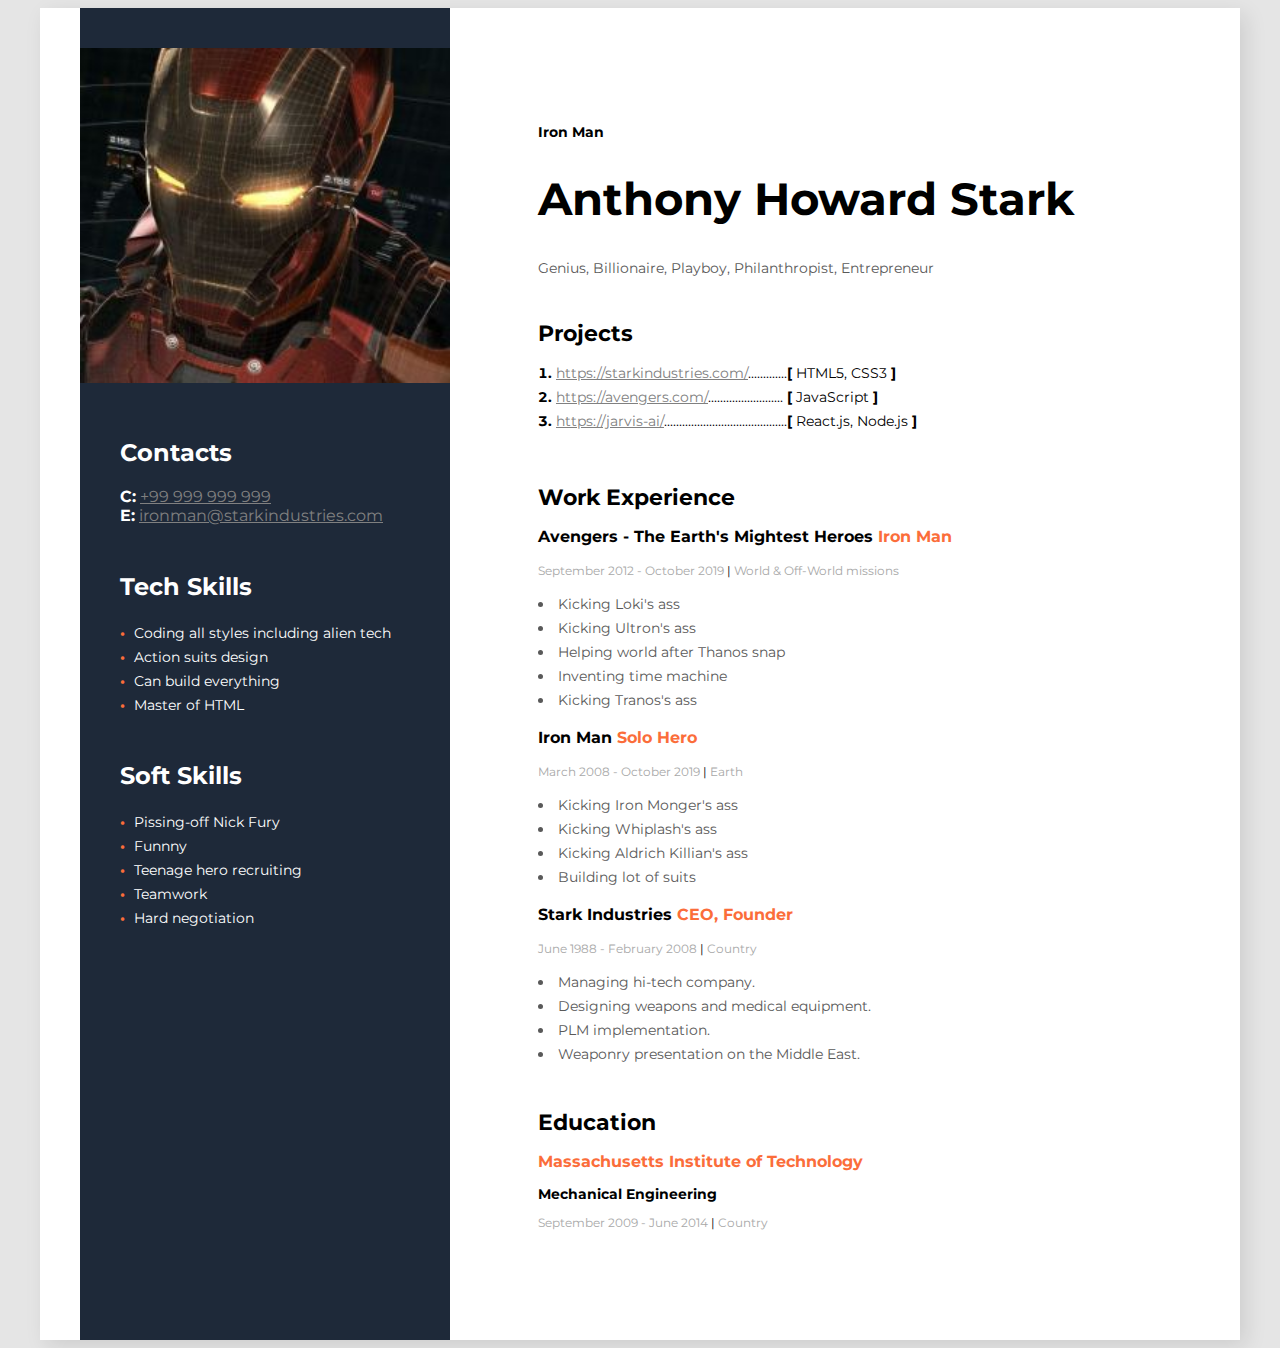
<file: cv_ironman/index.html>
<!DOCTYPE html>
<html lang="pl">
    <head>
        <meta charset="UTF-8" />
        <meta http-equiv="X-UA-Compatible" content="IE=edge" />
        <meta name="viewport" content="width=device-width, initial-scale=1.0" />
        <title>CV Tony Stark</title>
        <link rel="stylesheet" href="style.css" />
        <link
            href="https://fonts.googleapis.com/css2?family=Kanit&family=Montserrat:wght@400;700&display=swap"
            rel="stylesheet"
        />
    </head>

    <body>
        <div class="wrapper">
            <main>
                <div class="main-block">
                    <h3 class="job-title">Iron Man</h3>
                    <h1>Anthony Howard Stark</h1>
                    <p class="main-description">
                        Genius, Billionaire, Playboy, Philanthropist,
                        Entrepreneur
                    </p>
                </div>

                <div class="project-block">
                    <h2 class="section-title">Projects</h2>

                    <ol class="project-list">
                        <li class="bold">
                            <span class="regular">
                                <a
                                    href="https://starkindustries.com/"
                                    target="_blank"
                                    >https://starkindustries.com/</a
                                >.............<span class="bold">[</span> HTML5,
                                CSS3 <span class="bold">]</span>
                            </span>
                        </li>
                        <li class="bold">
                            <span class="regular">
                                <a href="https://avengers.com/" target="_blank"
                                    >https://avengers.com/</a
                                >.........................
                                <span class="bold">[</span>
                                JavaScript
                                <span class="bold">]</span>
                            </span>
                        </li>
                        <li class="bold">
                            <span class="regular">
                                <a href="https://jarvis-ai/" target="_blank"
                                    >https://jarvis-ai/</a
                                >.........................................<span
                                    class="bold"
                                    >[</span
                                >
                                React.js, Node.js <span class="bold">]</span>
                            </span>
                        </li>
                    </ol>
                </div>

                <div class="work-block">
                    <h2 class="section-title">Work Experience</h2>

                    <div>
                        <h3 class="title_style1">
                            Avengers - The Earth's Mightest Heroes
                            <span class="title_style2">Iron Man</span>
                        </h3>
                        <p class="date">
                            September 2012 - October 2019
                            <span class="line_style"> | </span> World &
                            Off-World missions
                        </p>

                        <ul class="we-list">
                            <li>Kicking Loki's ass</li>
                            <li>Kicking Ultron's ass</li>
                            <li>Helping world after Thanos snap</li>
                            <li>Inventing time machine</li>
                            <li>Kicking Tranos's ass</li>
                        </ul>
                    </div>

                    <div>
                        <h3 class="title_style1">
                            Iron Man
                            <span class="title_style2">Solo Hero</span>
                        </h3>
                        <p class="date">
                            March 2008 - October 2019
                            <span class="line_style"> | </span> Earth
                        </p>
                        <ul class="we-list">
                            <li>Kicking Iron Monger's ass</li>
                            <li>Kicking Whiplash's ass</li>
                            <li>Kicking Aldrich Killian's ass</li>
                            <li>Building lot of suits</li>
                        </ul>
                    </div>

                    <div>
                        <h3 class="title_style1">
                            Stark Industries
                            <span class="title_style2">CEO, Founder</span>
                        </h3>
                        <p class="date">
                            June 1988 - February 2008
                            <span class="line_style"> | </span> Country
                        </p>
                        <ul class="we-list">
                            <li>Managing hi-tech company.</li>
                            <li>Designing weapons and medical equipment.</li>
                            <li>PLM implementation.</li>
                            <li>Weaponry presentation on the Middle East.</li>
                        </ul>
                    </div>
                </div>

                <div>
                    <h2 class="section-title">Education</h2>
                    <h3 class="edu_style">
                        Massachusetts Institute of Technology
                    </h3>
                    <h3 class="edu_field">Mechanical Engineering</h3>
                    <p class="date">
                        September 2009 - June 2014
                        <span class="line_style"> | </span> Country
                    </p>
                </div>
            </main>

            <aside class="sidebar">
                <img class="cv_img" src="IM.jpg" alt="Iron Man" width="370" />

                <div class="contacts_styles">
                    <h2 class="side_description">Contacts</h2>
                    <p>
                        <span class="bold">C:</span>
                        <a href="tel:+99 999 999 999">+99 999 999 999</a>
                        <br />
                        <span class="bold">E:</span>
                        <a href="mailto:ironman@starkindustries.com"
                            >ironman@starkindustries.com</a
                        >
                    </p>
                </div>
                <div class="tech_styles">
                    <h2 class="side_description">Tech Skills</h2>
                    <ul class="sidebar_list">
                        <li>Coding all styles including alien tech</li>
                        <li>Action suits design</li>
                        <li>Can build everything</li>
                        <li>Master of HTML</li>
                    </ul>
                </div>
                <div class="soft_styles">
                    <h2 class="side_description">Soft Skills</h2>
                    <ul class="sidebar_list">
                        <li>Pissing-off Nick Fury</li>
                        <li>Funnny</li>
                        <li>Teenage hero recruiting</li>
                        <li>Teamwork</li>
                        <li>Hard negotiation</li>
                    </ul>
                </div>
            </aside>
        </div>
    </body>
</html>
</file>
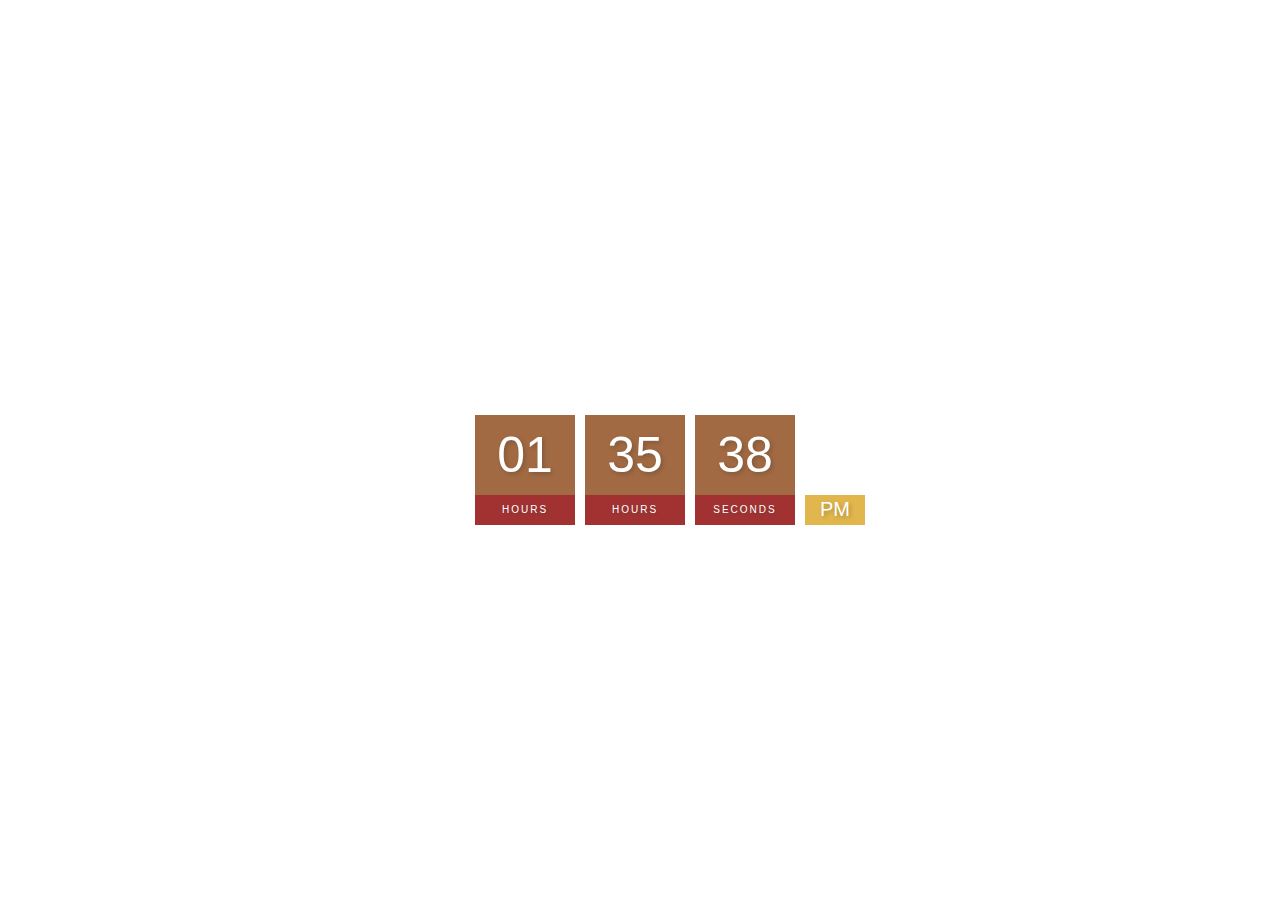
<file: digital-clock/index.html>
<!DOCTYPE html>
<html lang="en">
  <head>
    <meta charset="UTF-8" />
    <meta http-equiv="X-UA-Compatible" content="IE=edge" />
    <meta name="viewport" content="width=device-width, initial-scale=1.0" />
    <title>Your clocks!</title>
    <link rel="stylesheet" href="style.css" />
  </head>
  <body>
    <h2>Digital Clock</h2>
    <div class="clock">
      <div>
        <span id="hours">00</span>
        <span class="text">Hours</span>
      </div>
      <div>
        <span id="minutes">00</span>
        <span class="text">Hours</span>
      </div>
      <div>
        <span id="seconds">00</span>
        <span class="text">Seconds</span>
      </div>
      <div>
        <span id="ampm">AM</span>
      </div>
    </div>
    <script src="index.js"></script>
  </body>
</html>
</file>
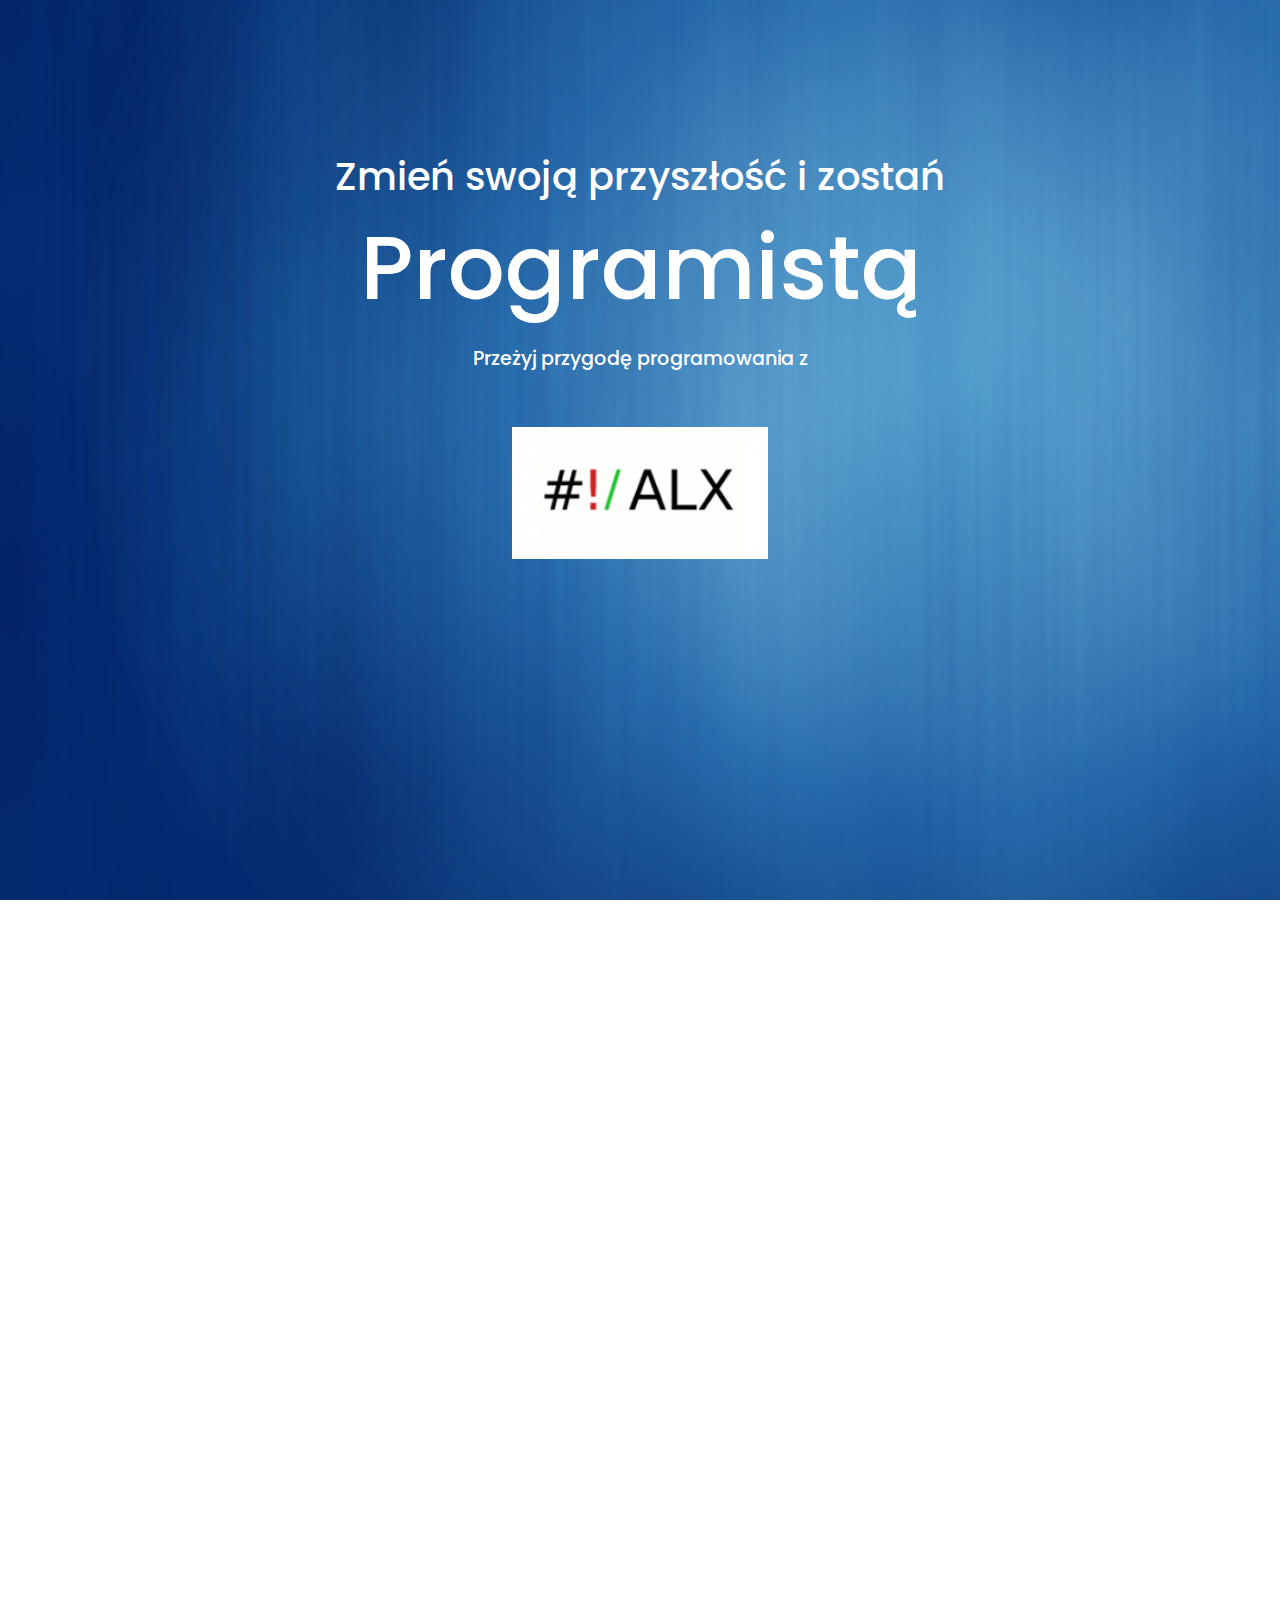
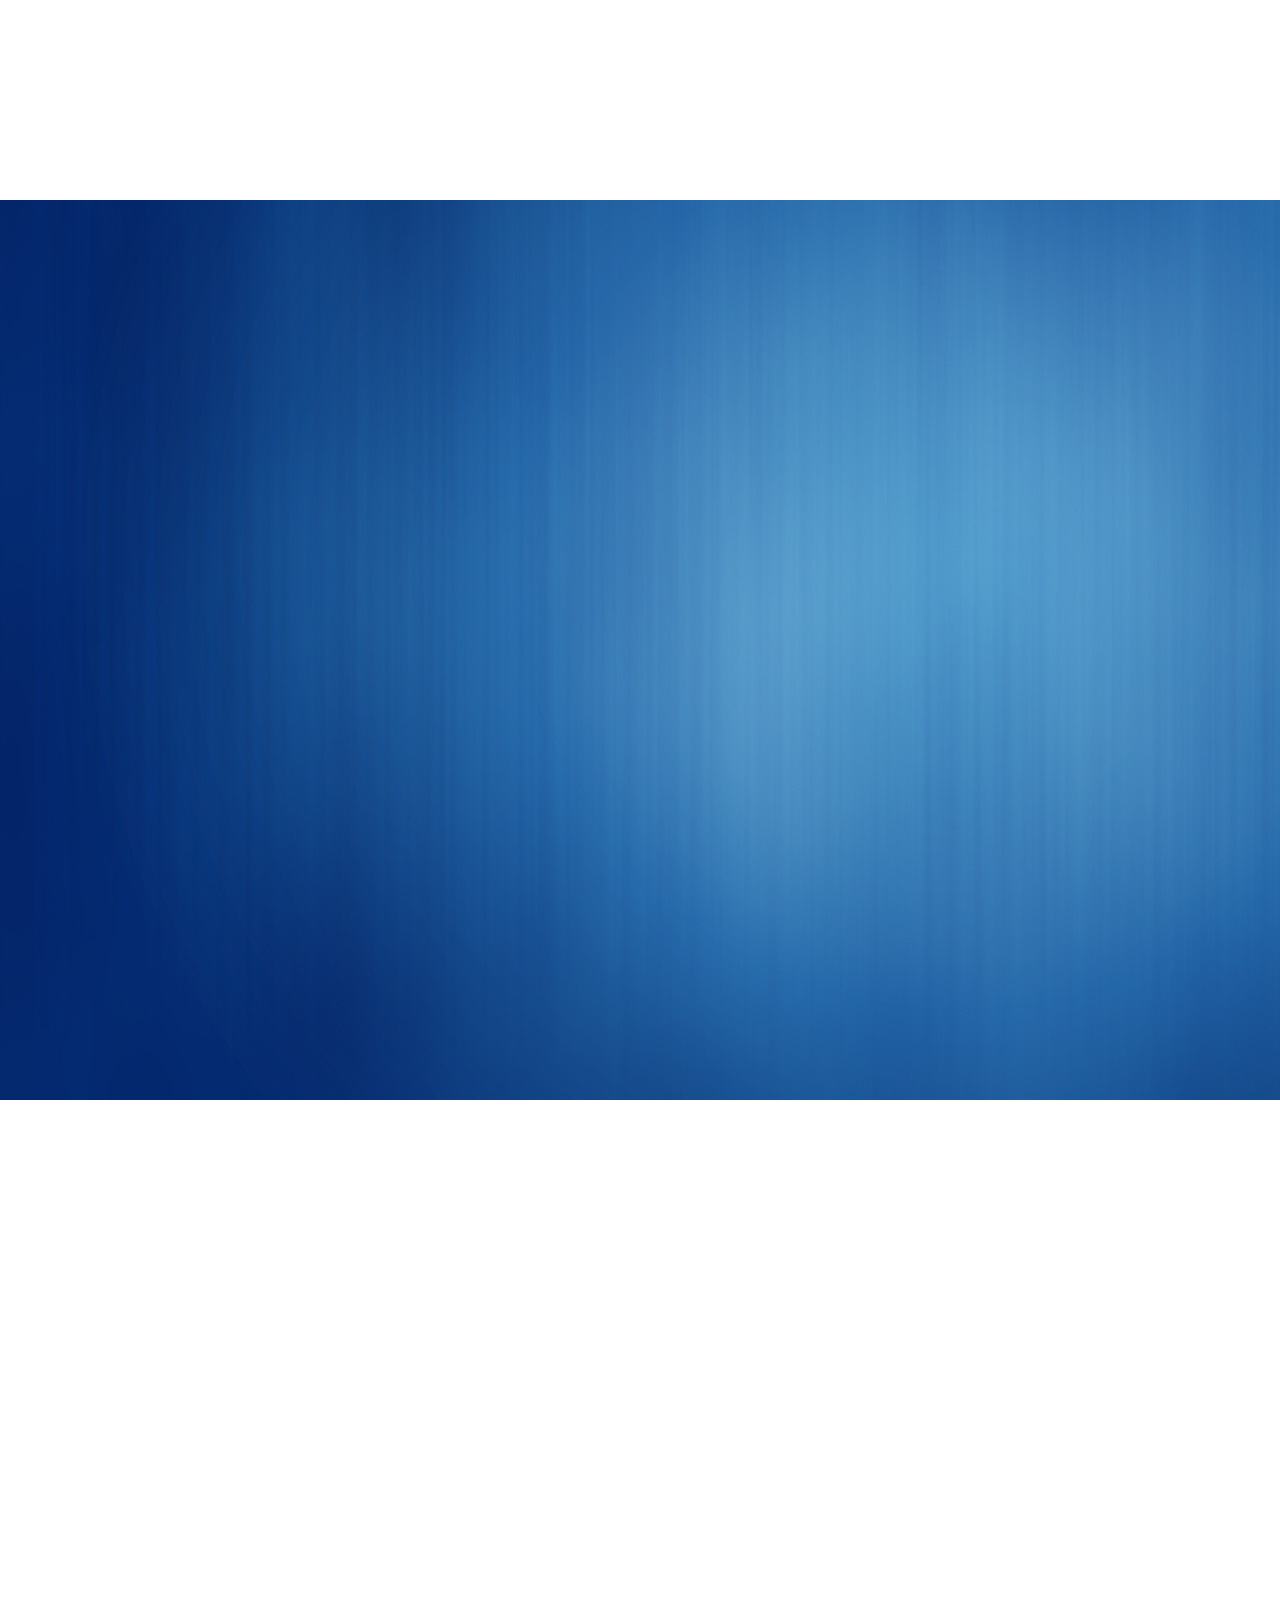
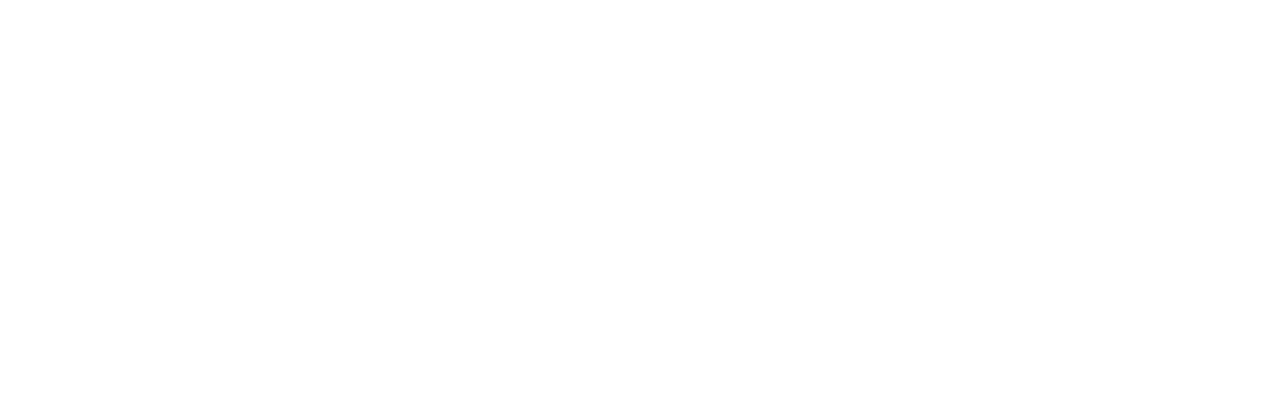
<file: strona-alx/index.html>
<!DOCTYPE html>
<html>
  <head>
    <title>Warsztaty</title>
    <meta charset="utf-8" />

    <link
      href="https://fonts.googleapis.com/css?family=Poppins:800|Barlow"
      rel="stylesheet"
    />
    <link rel="stylesheet" href="css/bootstrap/bootstrap.min.css" />
    <link rel="stylesheet" href="css/styles.css" />

    <script src="js/jquery-3.2.1.min.js"></script>
    <script src="js/bootstrap/bootstrap.min.js"></script>
    <script src="js/scrollreveal.min.js"></script>
    <script src="js/onload.js"></script>
  </head>
  <body>
    <div class="container-fluid">
      <div class="row">
        <div class="col-lg-12" id="home">
          <h4 class="revealLeft">Zmień swoją przyszłość i zostań</h4>
          <h1 class="revealRight">Programistą</h1>

          <h6 class="revealLeft">Przeżyj przygodę programowania z</h6>
          <img src="gfx/reaktor-logo.png" class="revealBottom" />
        </div>
      </div>
      <div class="row">
        <div class="col-lg-12" id="technology">
          <h2 class="revealBottom">Technologie które poznasz</h2>

          <ol>
            <li class="revealLeft">
              <span>&#x203a;</span>
              HTML
            </li>
            <li class="revealLeft">
              <span>&#x203a;</span>
              CSS
            </li>
            <li class="revealLeft">
              <span>&#x203a;</span>
              JavaScriprt
            </li>
            <li class="revealLeft">
              <span>&#x203a;</span>
              jQuery
            </li>
            <li class="revealLeft">
              <span>&#x203a;</span>
              NodeJS
            </li>
            <li class="revealLeft">
              <span>&#x203a;</span>
              React.js
            </li>
          </ol>
        </div>
      </div>
      <div class="row">
        <div class="col-lg-12" id="success">
          <h2 class="revealBottom">Twój sukces zależy od Ciebie</h2>
          <h4 class="revealTop">wystarczy tylko, że...</h4>

          <div class="container">
            <div class="row">
              <div class="col-lg-6">
                <ul class="revealBottom">
                  <li>Ciekawi Cię programowanie</li>
                  <li>Jesteś cierpliwa/y</li>
                  <li>Jesteś wytrwała/y</li>
                </ul>
              </div>
              <div class="col-lg-6">
                <ul class="revealBottom">
                  <li>Wiesz czego chcesz</li>
                  <li>Myślisz logicznie</li>
                  <li>Lubisz twórcze wyzwania</li>
                </ul>
              </div>
            </div>
          </div>
        </div>
      </div>
      <div class="row">
        <div class="col-lg-12 revealBottom" id="footer">
          <h2>NO TO STARTUJEMY</h2>
          <h6>WITAJ NA SZKOLENIACH</h6>
          <h4>#!/ALX</h4>
        </div>
      </div>
    </div>
  </body>
</html>
</file>
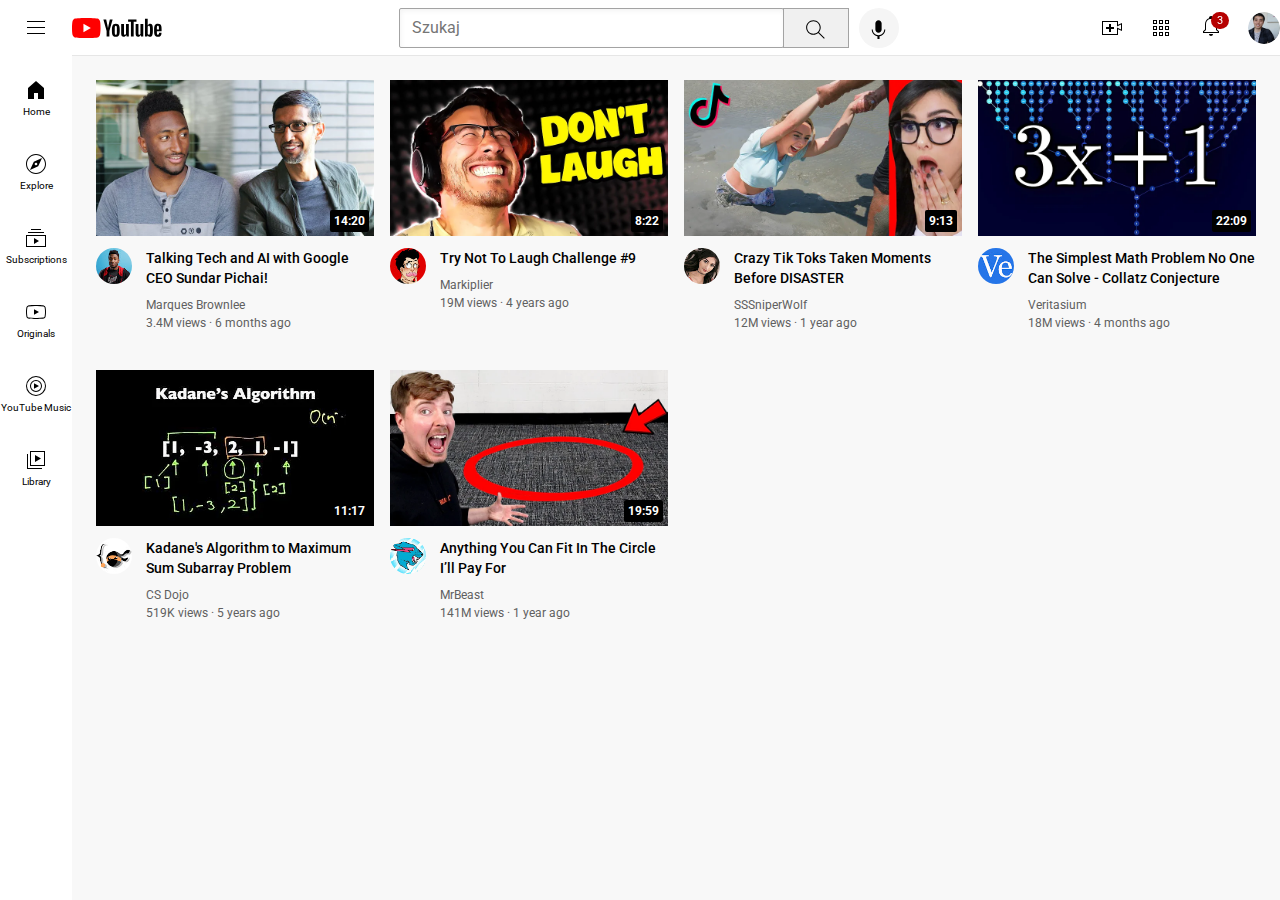
<file: youtube-clone/index.html>
<!DOCTYPE html>
<html lang="en">
    <head>
        <meta charset="UTF-8" />
        <meta http-equiv="X-UA-Compatible" content="IE=edge" />
        <meta name="viewport" content="width=device-width, initial-scale=1.0" />
        <title>MyTube</title>
        <link rel="stylesheet" href="styles/general.css" />
        <link rel="stylesheet" href="styles/header.css" />
        <link rel="stylesheet" href="styles/sidebar.css" />
        <link rel="stylesheet" href="styles/video.css" />
        <link rel="preconnect" href="https://fonts.googleapis.com" />
        <link rel="preconnect" href="https://fonts.gstatic.com" crossorigin />
        <link
            href="https://fonts.googleapis.com/css2?family=Roboto:wght@400;500;700&display=swap"
            rel="stylesheet"
        />
    </head>
    <body>
        <header class="header">
            <div class="left-section">
                <img
                    class="hamburger-menu"
                    src="icons/hamburger-menu.svg"
                    alt=""
                />
                <img class="youtube-logo" src="icons/youtube-logo.svg" alt="" />
            </div>
            <div class="middle-section">
                <input class="search-bar" type="text" placeholder="Szukaj" />
                <button class="search-button">
                    <img class="search-icon" src="icons/search.svg" alt="" />
                    <div class="tooltip">Search</div>
                </button>
                <button class="voice-search-button">
                    <img
                        class="voice-search-icon"
                        src="icons/voice-search-icon.svg"
                        alt=""
                    />
                    <div class="tooltip">Search with your voice</div>
                </button>
            </div>
            <div class="right-section">
                <div class="upload-icon-container">
                    <img class="upload-icon" src="icons/upload.svg" alt="" />
                    <div class="tooltip">Create</div>
                </div>
                <div class="youtube-apps-icon-container">
                    <img
                        class="youtube-apps-icon"
                        src="icons/youtube-apps.svg"
                        alt=""
                    />
                    <div class="tooltip">YouTube apps</div>
                </div>

                <div class="notifications-icon-container">
                    <div>
                        <img
                            class="notification-icon"
                            src="icons/notifications.svg"
                            alt=""
                        />
                    </div>
                    <div class="tooltip">Notifications</div>
                    <div class="notifications-count">3</div>
                </div>
                <img
                    class="current-user-picture"
                    src="images/my-channel.jpeg"
                    alt=""
                />
            </div>
        </header>

        <nav class="sidebar">
            <div class="sidebar-link">
                <img src="icons/home.svg" />
                <div>Home</div>
            </div>
            <div class="sidebar-link">
                <img src="icons/explore.svg" />
                <div>Explore</div>
            </div>
            <div class="sidebar-link">
                <img src="icons/subscriptions.svg" />
                <div>Subscriptions</div>
            </div>
            <div class="sidebar-link">
                <img src="icons/originals.svg" />
                <div>Originals</div>
            </div>
            <div class="sidebar-link">
                <img src="icons/youtube-music.svg" />
                <div>YouTube Music</div>
            </div>
            <div class="sidebar-link">
                <img src="icons/library.svg" />
                <div>Library</div>
            </div>
        </nav>

        <main>
            <section class="video-grid">
                <div class="video-preview">
                    <div class="thumbnail-row">
                        <a href="https://www.youtube.com/watch?v=n2RNcPRtAiY">
                            <img
                                src="images/thumbnail-1.webp"
                                alt="Text"
                                class="thumbnail"
                            />
                        </a>
                        <div class="video-time">14:20</div>
                    </div>
                    <div class="video-info-grid">
                        <div class="channel-picture">
                            <img
                                src="images/channel-1.jpeg"
                                alt="chanel photo"
                                class="profile-picture"
                            />
                        </div>
                        <div class="video-info">
                            <p class="video-title">
                                Talking Tech and AI with Google CEO Sundar
                                Pichai!
                            </p>
                            <p class="video-author">Marques Brownlee</p>
                            <p class="video-stats">
                                3.4M views &#183; 6 months ago
                            </p>
                        </div>
                    </div>
                </div>

                <div class="video-preview">
                    <div class="thumbnail-row">
                        <a href="https://www.youtube.com/watch?v=mP0RAo9SKZk">
                            <img
                                src="images/thumbnail-2.webp"
                                alt="Text"
                                class="thumbnail"
                            />
                        </a>
                        <div class="video-time">8:22</div>
                    </div>
                    <div class="video-info-grid">
                        <div class="channel-picture">
                            <img
                                src="images/channel-2.jpeg"
                                alt="chanel photo"
                                class="profile-picture"
                            />
                        </div>
                        <div class="video-info">
                            <p class="video-title">
                                Try Not To Laugh Challenge #9
                            </p>
                            <p class="video-author">Markiplier</p>
                            <p class="video-stats">
                                19M views &#183; 4 years ago
                            </p>
                        </div>
                    </div>
                </div>

                <div class="video-preview">
                    <div class="thumbnail-row">
                        <a href="https://www.youtube.com/watch?v=FgjPQQeTh1w">
                            <img
                                src="images/thumbnail-3.webp"
                                alt="Text"
                                class="thumbnail"
                            />
                        </a>
                        <div class="video-time">9:13</div>
                    </div>
                    <div class="video-info-grid">
                        <div class="channel-picture">
                            <img
                                src="images/channel-3.jpeg"
                                alt="chanel photo"
                                class="profile-picture"
                            />
                        </div>
                        <div class="video-info">
                            <p class="video-title">
                                Crazy Tik Toks Taken Moments Before DISASTER
                            </p>
                            <p class="video-author">SSSniperWolf</p>
                            <p class="video-stats">
                                12M views &#183; 1 year ago
                            </p>
                        </div>
                    </div>
                </div>

                <div class="video-preview">
                    <div class="thumbnail-row">
                        <a href="https://www.youtube.com/watch?v=094y1Z2wpJg">
                            <img
                                src="images/thumbnail-4.webp"
                                alt="Text"
                                class="thumbnail"
                            />
                        </a>
                        <div class="video-time">22:09</div>
                    </div>
                    <div class="video-info-grid">
                        <div class="channel-picture">
                            <img
                                src="images/channel-4.jpeg"
                                alt="chanel photo"
                                class="profile-picture"
                            />
                        </div>
                        <div class="video-info">
                            <p class="video-title">
                                The Simplest Math Problem No One Can Solve -
                                Collatz Conjecture
                            </p>
                            <p class="video-author">Veritasium</p>
                            <p class="video-stats">
                                18M views &#183; 4 months ago
                            </p>
                        </div>
                    </div>
                </div>

                <div class="video-preview">
                    <div class="thumbnail-row">
                        <a href="https://www.youtube.com/watch?v=86CQq3pKSUw">
                            <img
                                src="images/thumbnail-5.webp"
                                alt="Text"
                                class="thumbnail"
                            />
                        </a>
                        <div class="video-time">11:17</div>
                    </div>
                    <div class="video-info-grid">
                        <div class="channel-picture">
                            <img
                                src="images/channel-5.jpeg"
                                alt="chanel photo"
                                class="profile-picture"
                            />
                        </div>
                        <div class="video-info">
                            <p class="video-title">
                                Kadane's Algorithm to Maximum Sum Subarray
                                Problem
                            </p>
                            <p class="video-author">CS Dojo</p>
                            <p class="video-stats">
                                519K views &#183; 5 years ago
                            </p>
                        </div>
                    </div>
                </div>

                <div class="video-preview">
                    <div class="thumbnail-row">
                        <a href="https://www.youtube.com/watch?v=yXWw0_UfSFg">
                            <img
                                src="images/thumbnail-6.webp"
                                alt="Text"
                                class="thumbnail"
                            />
                        </a>
                        <div class="video-time">19:59</div>
                    </div>
                    <div class="video-info-grid">
                        <div class="channel-picture">
                            <img
                                src="images/channel-6.jpeg"
                                alt="chanel photo"
                                class="profile-picture"
                            />
                        </div>
                        <div class="video-info">
                            <p class="video-title">
                                Anything You Can Fit In The Circle I’ll Pay For
                            </p>
                            <p class="video-author">MrBeast</p>
                            <p class="video-stats">
                                141M views &#183; 1 year ago
                            </p>
                        </div>
                    </div>
                </div>
            </section>
        </main>
    </body>
</html>
</file>
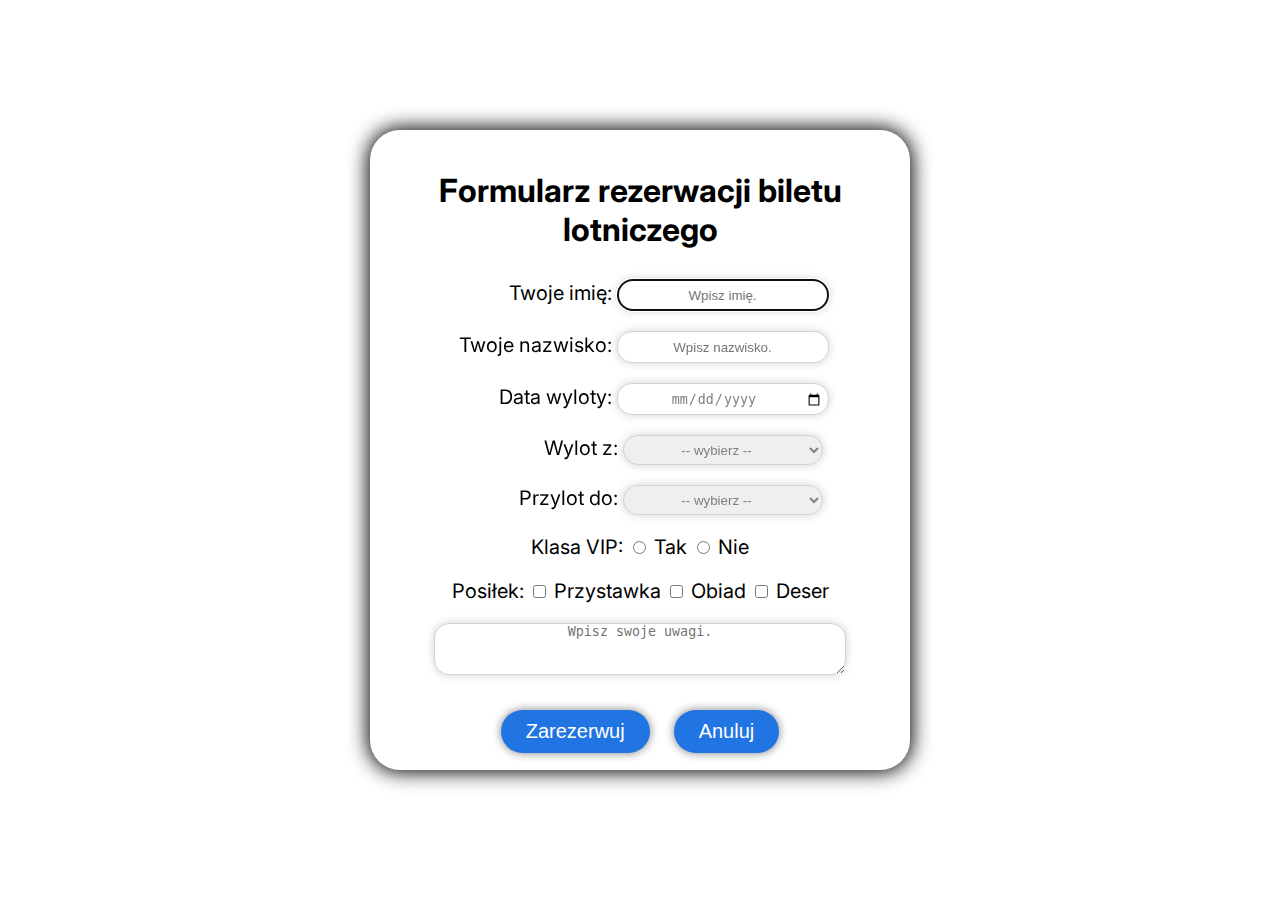
<file: flight-search-form/07a-modif.html>
<!DOCTYPE html>
<html lang="en">
  <head>
    <meta charset="UTF-8" />
    <meta http-equiv="X-UA-Compatible" content="IE=edge" />
    <meta name="viewport" content="width=device-width, initial-scale=1.0" />
    <link
      href="https://fonts.googleapis.com/css2?family=Inter:wght@300;500;700&family=Roboto:wght@400;500;700&display=swap"
      rel="stylesheet"
    />
    <link rel="stylesheet" href="07a-modif.css" />
    <title>Document</title>
  </head>
  <body>
    <div class="centerWindow">
      <div class="hello">
        <div>
          <h1>Formularz rezerwacji biletu lotniczego</h1>
        </div>
        <div>
          <form method="get">
            <p class="typeadata">
              <span>Twoje imię:</span>
                
              <input
                class="data1"
                type="text"
                name="name"
                placeholder="Wpisz imię."
                autofocus
                required
              />
            </p>
            <p class="typeadata">
                <span>Twoje nazwisko:</span>
              <input
                class="data1"
                type="text"
                name="lastName"
                placeholder="Wpisz nazwisko."
                required
              />
            </p>
            <p class="typeadata">
                <span>Data wyloty:</span>
              <input
                class="data2"
                type="date"
                name="departureDate"
                placeholder="Wpisz datę wylotu."
                required
              />
            </p>

            <p class="typeadata">
                <span>Wylot z:</span>
              <select name="originPoint" class="data3">
                <option value="">-- wybierz --</option>
                <option value="m1">Kraków</option>
                <option value="m2">Gdańsk</option>
                <option value="m3">Sosnowiec</option>
                <option value="m3">Katowice</option>
              </select>
            </p>

            <p class="typeadata">
                <span>Przylot do:</span>
              <select name="destinationPoint" class="data3">
                <option value="">-- wybierz --</option>
                <option value="m1">Kraków</option>
                <option value="m2">Gdańsk</option>
                <option value="m3">Sosnowiec</option>
                <option value="m3">Katowice</option>
              </select>
            </p>

            <p>
                <span>Klasa VIP:</span>
              <input type="radio" name="comfort" value="tak" /> Tak
              <input type="radio" name="comfort" value="nie" /> Nie
            </p>
            <p>
              Posiłek:
              <input type="checkbox" name="meal1" value="appetizer" />
              Przystawka
              <input type="checkbox" name="meal2" value="lunch" /> Obiad
              <input type="checkbox" name="meal3" value="dessert" /> Deser
            </p>
            <p>
              <textarea
                name="remarks"
                placeholder="Wpisz swoje uwagi."
                required
              ></textarea>
            </p>

            <div class="buttons">
              <button class="button" type="submit">Zarezerwuj</button>
              <button class="button" type="reset">Anuluj</button>
            </div>
          </form>
        </div>
      </div>
    </div>
    <!-- <div class="wrapper">
      
    </div> -->
  </body>
</html>
</file>
<file: cv_ironman/style.css>
body {
    font-family: "Kanit", sans-serif;
    font-family: "Montserrat", sans-serif;
    background: #e5e5e5;
}

.wrapper {
    display: flex;
    flex-direction: row-reverse;
    justify-content: left;
    width: 1200px;
    margin: 0 auto;
    background: #ffffff;
    box-shadow: 6px 6px 20px 0px #0000001a;
}

/* Main */

main {
    padding: 102px 88px 102px 88px;
}

.main-block {
    width: 600px;
}

.job-title {
    font-weight: 700;
    font-size: 14px;
    line-height: 17px;
}

h1 {
    font-weight: 700;
    font-size: 45px;
    line-height: 55px;
}

.main-description {
    font-weight: 400;
    font-size: 14px;
    line-height: 24px;
    color: #595959;
    margin-bottom: 40px;
}

.project-block {
    width: 450px;
    margin-bottom: 51px;
}

.section-title {
    font-weight: 700;
    font-size: 22px;
    margin-bottom: 12px;
}

.project-list {
    font-size: 14px;
    line-height: 24px;
    margin-left: 0;
    padding-left: 0;
    list-style-position: inside;
    text-decoration: none;
}

.we-list {
    font-weight: 400;
    font-size: 14px;
    line-height: 24px;
    color: #595959;
    margin-left: 0;
    margin-bottom: 16px;
    padding-left: 0;
    list-style-position: inside;
}

.work-block {
    background: white;
    margin-bottom: 43px;
}

.date {
    font-weight: 400;
    font-size: 12px;
    line-height: 15px;
    color: #a8a8a8;
    margin-bottom: 8px;
}

.title_style1 {
    font-weight: 700;
    font-size: 16px;
    line-height: 20px;
    color: #000000;
}

.title_style2 {
    font-weight: 700;
    font-size: 16px;
    line-height: 20px;
    color: #fb6d3a;
}

.edu_style {
    font-weight: 700;
    font-size: 16px;
    line-height: 20px;
    color: #fb6d3a;
    margin-bottom: 12px;
}

.edu_field {
    font-weight: 700;
    font-size: 14px;
    line-height: 17px;
    color: #000000;
    margin-bottom: 11px;
}

.line_style {
    color: #000000;
}

/* Sidebar */

aside {
    width: 370px;
    margin: 0px 0px 0px 40px;
    background: #1e2939;
    color: #ffffff;
}

.cv_img {
    margin: 40px 0 0 0;
}

.bold {
    font-weight: 700;
}

.regular {
    font-weight: 400;
}

.side_desctiption {
    font-weight: 700;
    font-size: 22px;
    line-height: 24px;
    color: #ffffff;
}

.sidebar_list {
    font-size: 14px;
    line-height: 24px;
    margin-left: 0;
    padding-left: 0;
    color: #ffffff;
}

ul.sidebar_list {
    list-style: none;
}

ul.sidebar_list li::before {
    content: "\2022";
    color: #fb6d3a;
    font-weight: bold;
    display: inline-block;
    width: 1em;
}

.contacts_styles {
    margin-top: 51px;
    margin-left: 40px;
}

.tech_styles {
    margin-top: 47px;
    margin-left: 40px;
}

.soft_styles {
    margin-top: 44px;
    margin-left: 40px;
}

a {
    color: grey;
}

a:hover {
    color: green;
}

a:visited {
    color: grey;
}

a:active {
    color: brown;
}
</file>
<file: digital-clock/style.css>
body {
  margin: 0;
  font-family: sans-serif;
  display: flex;
  flex-direction: column;
  align-items: center;
  height: 100vh;
  justify-content: center;
  background: url("https://images.unsplash.com/photo-1635863138275-d9b33299680b?ixlib=rb-4.0.3&ixid=MnwxMjA3fDB8MHxwaG90by1wYWdlfHx8fGVufDB8fHx8&auto=format&fit=crop&w=1331&q=80");
  background-size: cover;
  overflow: hidden;
}

h2 {
  text-transform: uppercase;
  letter-spacing: 4px;
  font-size: 14px;
  text-align: center;
  color: white;
}

.clock {
  display: flex;
}

.clock div {
  margin: 5px;
  position: relative;
}

.clock span {
  width: 100px;
  height: 80px;
  background: saddlebrown;
  opacity: 0.8;
  color: white;
  display: flex;
  justify-content: center;
  align-items: center;
  font-size: 50px;
  text-shadow: 2px 2px 4px rgba(0, 0, 0, 0.3);
}

.clock .text {
  height: 30px;
  font-size: 10px;
  text-transform: uppercase;
  letter-spacing: 2px;
  background: darkred;
  opacity: 0.8;
}
.clock #ampm {
  bottom: 0;
  position: absolute;
  width: 60px;
  height: 30px;
  font-size: 20px;
  background: goldenrod;
}
</file>
<file: strona-alx/css/styles.css>
body {
  font-family: Barlow;
  font-size: 1.5vmax;
}

h1,
h2,
h3,
h4,
h5,
h6 {
  font-family: Poppins;
  text-align: center;
  line-height: 5vw;
}

h1 {
  font-size: 7vw;
}

h2 {
  font-size: 5vw;
}

h4 {
  font-size: 3vw;
}

h6 {
  font-size: 1.5vw;
}

#home,
#success,
#technology,
#footer {
  height: 100vh;
  text-align: center;
  padding: 15vmin 0;
}

#home,
#success {
  background-image: url("../gfx/background.jpg");
  background-repeat: no-repeat;
  color: white;
}

#home h1 {
  margin: 3vh;
}

img {
  margin-top: 2vw;
  width: 20vw;
}

#technology,
#footer {
  color: rgb(3, 40, 110);
}

ol {
  width: 50%;
}

ol,
ul {
  margin: 10vh auto;
  margin-bottom: 10vw;
  padding: 0;
  list-style: none;
}

ol li {
  display: inline-block;
  width: 30%;
  margin: 1vw 0;
  text-align: left;
}

li span {
  display: inline-block;
  width: 3vw;
  height: 3vw;
  text-align: center;
  border: 1px solid rgb(3, 40, 110);
  line-height: 2.2vw;
  margin-right: 3vw;
  font-size: 2vw;
  border-radius: 50%;
  box-shadow: 0.1vmax 0.1vmax 1vmax gray;
}
</file>
<file: youtube-clone/styles/general.css>
p {
    margin-top: 0;
    margin-bottom: 0;
}
body {
    margin: 0;
    padding-top: 80px;
    padding-left: 96px;
    padding-right: 24px;
    background-color: rgb(248, 248, 248);
    font-family: Roboto, Arial;
}
</file>
<file: youtube-clone/styles/header.css>
.header {
    height: 55px;
    display: flex;
    flex-direction: row;
    justify-content: space-between;
    position: fixed;
    top: 0px;
    left: 0px;
    right: 0px;
    background-color: white;
    border-bottom-width: 1px;
    border-bottom-style: solid;
    border-bottom-color: rgb(230, 230, 230);
    z-index: 100;
}

.left-section {
    display: flex;
    align-items: center;
}

.middle-section {
    flex: 1;
    margin-left: 70px;
    margin-right: 35px;
    max-width: 500px;
    display: flex;
    align-items: center;
}

.right-section {
    width: 180px;
    display: flex;
    align-items: center;
    justify-content: space-between;
    margin-right: 20ox;
    flex-shrink: 0;
}

.hamburger-menu {
    height: 24px;
    margin-left: 24px;
    margin-right: 24px;
}

.youtube-logo {
    height: 20px;
}

.search-button {
    height: 40px;
    width: 66px;
    background-color: rgb(240, 240, 240);

    border: 1px solid rgb(163, 163, 163);
    margin-left: -1px;
    margin-right: 10px;
}

.search-button,
.voice-search-button,
.upload-icon-container,
.youtube-apps-icon-container,
.notifications-icon-container {
    display: flex;
    justify-content: center;
    align-items: center;
    position: relative;
}

.search-button .tooltip,
.voice-search-button .tooltip,
.upload-icon-container .tooltip,
.youtube-apps-icon-container .tooltip,
.notifications-icon-container .tooltip {
    font-family: Roboto, Arial;
    position: absolute;
    background-color: gray;
    color: white;
    padding-top: 4px;
    padding-bottom: 4px;
    padding-left: 8px;
    padding-right: 8px;
    border-radius: 2px;
    font-size: 12px;
    bottom: -30px;
    opacity: 0;
    transition: opacity 0.15s;
    pointer-events: none;
    white-space: nowrap;
}

.search-button:hover .tooltip,
.voice-search-button:hover .tooltip,
.upload-icon-container:hover .tooltip,
.youtube-apps-icon-container:hover .tooltip,
.notifications-icon-container:hover .tooltip {
    opacity: 1;
}

.voice-search-button {
    height: 40px;
    width: 40px;
    border-radius: 20px;
    border: none;
    background-color: rgb(245, 245, 245);
}

.search-bar {
    flex: 1;
    height: 36px;
    font-size: 16px;
    border-width: 1px;
    border-style: solid;
    border-color: rgb(163, 163, 163);
    border-radius: 2px;
    box-shadow: inset 1px 2px 5px rgba(0, 0, 0, 0.05);
    width: 0;
}

.search-bar::placeholder {
    font-family: Roboto, Arial;
    font-size: 16px;
    padding-left: 10px;
}

.search-icon {
    height: 25px;
    margin-top: 4px;
}

.voice-search-icon {
    height: 25px;
    margin-top: 4px;
}

.upload-icon {
    height: 24px;
}

.youtube-apps-icon {
    height: 24px;
}

.notification-icon {
    height: 24px;
}

.notifications-icon-container {
    position: relative;
}

.notifications-count {
    position: absolute;
    top: -2px;
    right: -6px;
    background-color: rgb(182, 1, 1);
    color: white;
    font-family: Roboto, Arial;
    font-size: 11px;
    padding-left: 6px;
    padding-right: 6px;
    padding-top: 2px;
    padding-bottom: 2px;
    border-radius: 10px;
}

.current-user-picture {
    height: 32px;

    border-radius: 16px;
}
</file>
<file: youtube-clone/styles/sidebar.css>
.sidebar {
    position: fixed;
    left: 0;
    bottom: 0;
    top: 55px;
    background-color: white;
    width: 72px;
    z-index: 100;
    padding-top: 5px;
}

.sidebar-link {
    height: 74px;
    display: flex;
    justify-content: center;
    align-items: center;
    flex-direction: column;
    cursor: pointer;
}

.sidebar-link:hover {
    background-color: rgb(235, 235, 235);
}

.sidebar-link img {
    height: 24px;
    margin-bottom: 4px;
}

.sidebar-link div {
    font-family: Roboto, Arial;
    font-size: 10px;
}
</file>
<file: youtube-clone/styles/video.css>
.thumbnail {
    width: 100%;
    /* display: block; */
    /* 
    height: 300px;
    object-fit: cover;
    object-position: left;
    border-radius: 150px;
    border-width: 2px;
    border-style: solid;
    border-color: black;
} */
}

.google-like-search-bar-object {
    margin-top: 100px;
}

.google-like-search-bar {
    padding-top: 10px;
    padding-bottom: 10px;
    padding-left: 10px;
    padding-right: 10px;
    height: 20px;
    width: 400px;
    border: 1px;
    border-style: solid;
    border-color: rgb(184, 182, 182);
    border-radius: 20px;
    box-shadow: 1px 0px 10px rgba(0, 0, 0, 0.15);
}

/* Video container styles
 */
/* .video-preview {
    width: 300px;
    display: inline-block;
    margin-right: 15px;
    vertical-align: top;
} */

.channel-picture {
    display: inline-block;
    width: 50px;
    vertical-align: top;
}
.profile-picture {
    width: 36px;
    border-radius: 50px;
}
.video-info {
    display: inline-block;
    width: 100%;
}

.video-info-grid {
    display: grid;
    grid-template-columns: 50px 1fr;
}

.thumbnail-row {
    margin-bottom: 8px;
    position: relative;
}

.video-title {
    margin-top: 0;
    margin-bottom: 10px;
    font-size: 14px;
    font-weight: 500;
    line-height: 20px;
}

.video-author,
.video-stats {
    font-size: 12px;
    color: rgb(96, 96, 96);
    /* margin-bottom: 20px; */
}

.video-author {
    margin-bottom: 4px;
}

.video-grid {
    display: grid;
    grid-template-columns: 1fr 1fr 1fr;
    column-gap: 16px;
    row-gap: 40px;
}

@media (max-width: 750px) {
    .video-grid {
        grid-template-columns: 1fr 1fr;
    }
}

@media (min-width: 751px) and (max-width: 999px) {
    .video-grid {
        grid-template-columns: 1fr 1fr 1fr;
    }
}

@media (min-width: 1000px) {
    .video-grid {
        grid-template-columns: 1fr 1fr 1fr 1fr;
    }
}

.video-time {
    font-size: 12px;
    font-weight: 700;
    padding: 4px;
    background-color: black;
    color: white;
    position: absolute;
    bottom: 8px;
    right: 5px;
    border-radius: 2px;
}
</file>
<file: flight-search-form/07a-modif.css>
/* font-family: 'Inter', sans-serif;
font-family: 'Roboto', sans-serif; */

p.typeadata span {
  display: inline-block;
  width: 160px;
  text-align: right;
}

body {
  font-family: "Inter", sans-serif;
  background-image: url("https://free4kwallpapers.com/uploads/originals/2019/06/03/airplane-above-the-clouds-wallpaper.jpg");
  background-repeat: no-repeat;
  background-position: center;
  width: 100vw;
  height: 100vh;
  background-size: cover;
  margin: 0;
  /* padding: 20px 20px 20px 20px; */
}

.centerWindow {
  display: table-cell;
  vertical-align: middle;
  height: 100vh;
  width: 100vw;
}

.hello {
  width: 500px;
  height: 600px;
  margin: 0 auto;
  background: white;
  border-radius: 30px;
  box-shadow: 0px 0px 20px 2px black;
  padding: 20px 20px 20px 20px;
}

h1 {
  text-align: center;
  margin-bottom: 30px;
}

.data1,
.data2,
.data3 {
  border-radius: 15px;
  height: 30px;
  width: 200px;
  border: 1px Solid lightgray;
  text-align: center;
  padding: 0px 5px 0px 5px;
  box-shadow: 0px 0px 10px 0.1px lightgray;
  color: gray;
}

p {
  font-size: 20px;
  text-align: center;
}

.buttons {
  text-align: center;
}

.button {
  font-size: 20px;
  padding: 10px 25px 10px 25px;
  margin: 10px;
  border-radius: 25px;
  background-color: rgb(33, 117, 226);
  color: white;
  border: 0;
  box-shadow: 0px 0px 10px 0.1px gray;
}

textarea {
  border-radius: 15px;
  height: 50px;
  width: 400px;
  border: 1px Solid lightgray;
  text-align: center;
  padding: 0px 5px 0px 5px;
  box-shadow: 0px 0px 10px 0.1px lightgray;
  color: gray;
}

/* .wrapper {
    background: #ffffff;
    display: table-cell;
    vertical-align: middle;
    height: 50vh;
    width: 50vw;
    opacity: 50%;
    /* justify-content: center;
    align-items: center;
    text-align: center;
    height: 400px;
    width: 50vw;
    box-shadow: 20px 20px 20px 20px #0000001a;
    border-radius: 25px; 
    
  } 
  */
</file>
